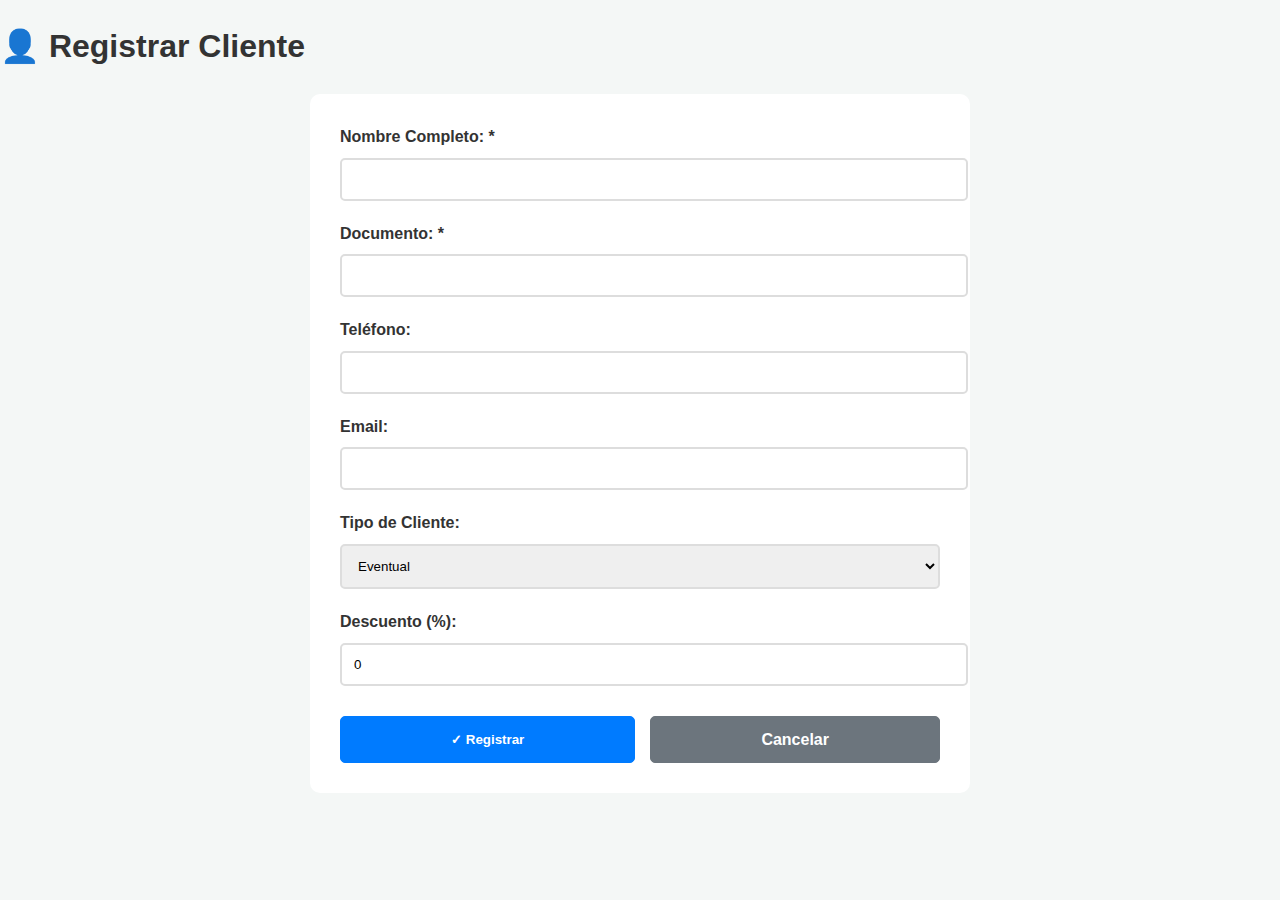
<file: src/main/webapp/agregarCliente.html>
<!DOCTYPE html>
<html lang="es">
<head>
    <meta charset="UTF-8">
    <title>Agregar Cliente</title>
    <link rel="stylesheet" href="css/styles.css">
    <style>
        .form { max-width: 600px; margin: 0 auto; background: white; padding: 30px; border-radius: 10px; }
        .form-group { margin-bottom: 20px; }
        .form-group label { display: block; margin-bottom: 8px; font-weight: bold; }
        .form-group input, .form-group select { 
            width: 100%; padding: 12px; border: 2px solid #ddd; border-radius: 5px; 
        }
        .error { color: #dc3545; padding: 15px; background: #f8d7da; border-radius: 5px; }
        .success { color: #28a745; padding: 15px; background: #d4edda; border-radius: 5px; }
    </style>
</head>
<body>
    <div class="container">
        <h1>👤 Registrar Cliente</h1>
        
        <div id="message" style="display:none;"></div>
        
        <form id="formCliente" class="form">
            <div class="form-group">
                <label for="nombre">Nombre Completo: *</label>
                <input type="text" id="nombre" name="nombre" required>
            </div>
            <div class="form-group">
                <label for="documento">Documento: *</label>
                <input type="text" id="documento" name="documento" required>
            </div>
            <div class="form-group">
                <label for="telefono">Teléfono:</label>
                <input type="tel" id="telefono" name="telefono">
            </div>
            <div class="form-group">
                <label for="email">Email:</label>
                <input type="email" id="email" name="email">
            </div>
            <div class="form-group">
                <label for="tipoCliente">Tipo de Cliente:</label>
                <select id="tipoCliente" name="tipoCliente">
                    <option value="Eventual">Eventual</option>
                    <option value="Regular">Regular</option>
                    <option value="VIP">VIP</option>
                </select>
            </div>
            <div class="form-group">
                <label for="descuento">Descuento (%):</label>
                <input type="number" id="descuento" name="descuento" min="0" max="100" value="0">
            </div>
            <div style="display: flex; gap: 15px; justify-content: center; margin-top: 30px;">
                <button type="submit" class="btn btn-primary">✓ Registrar</button>
                <a href="clientes.html" class="btn btn-secondary">Cancelar</a>
            </div>
        </form>
    </div>

    <script>
        function showMessage(message, type = 'error') {
            const msgDiv = document.getElementById('message');
            msgDiv.className = type;
            msgDiv.textContent = message;
            msgDiv.style.display = 'block';
            window.scrollTo(0, 0);
        }

        document.getElementById('formCliente').addEventListener('submit', async (e) => {
            e.preventDefault();
            
            const formData = new FormData(e.target);
            const params = new URLSearchParams(formData);
            
            try {
                const response = await fetch('/SistemaParqueadero/api/clientes', {
                    method: 'POST',
                    headers: {'Content-Type': 'application/x-www-form-urlencoded'},
                    body: params
                });
                
                const result = await response.json();
                
                if (result.success) {
                    showMessage(result.message, 'success');
                    setTimeout(() => window.location.href = 'clientes.html', 2000);
                } else {
                    showMessage(result.message, 'error');
                }
            } catch (error) {
                showMessage('Error: ' + error.message, 'error');
            }
        });
    </script>
</body>
</html>
</file>
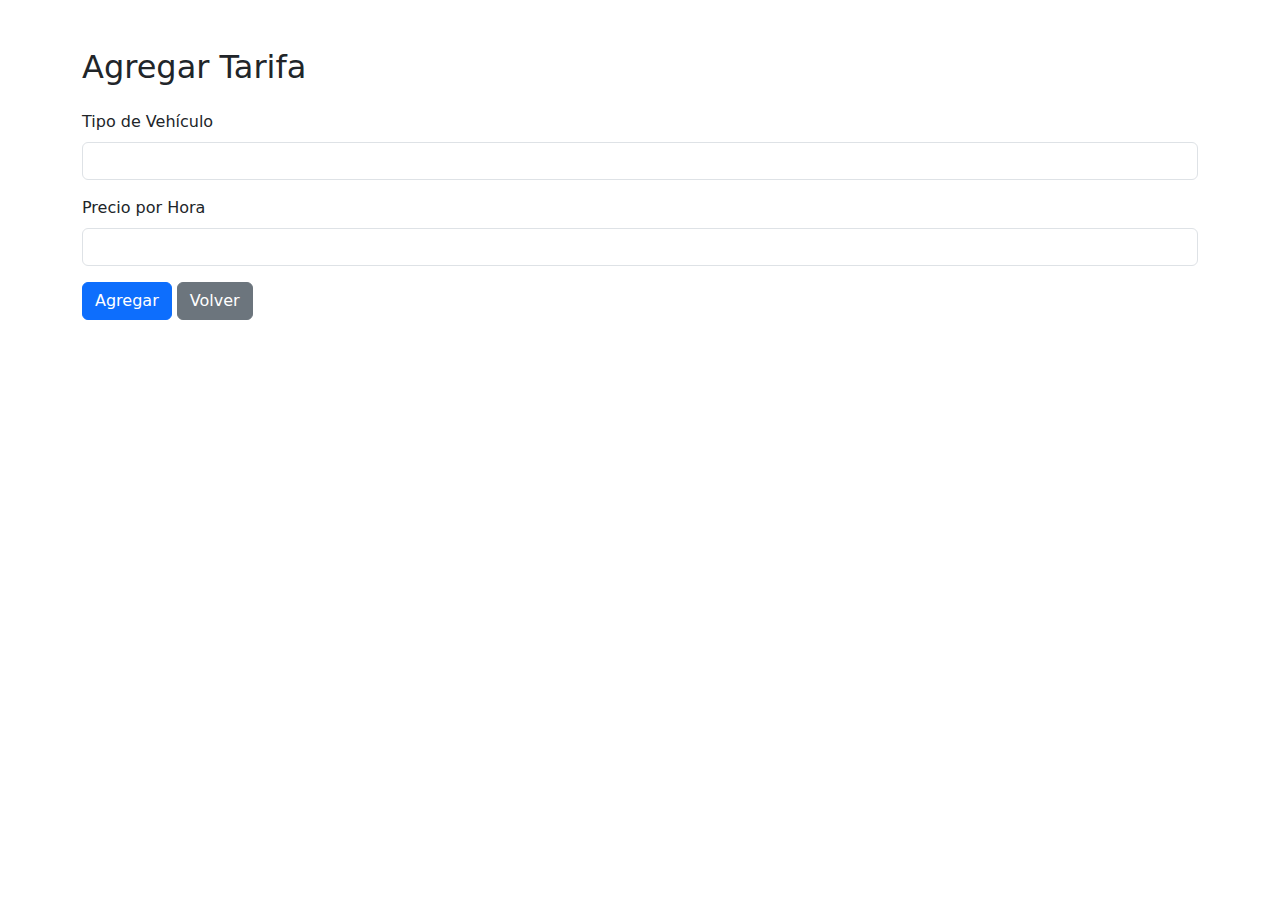
<file: src/main/webapp/agregarTarifa.html>
<!DOCTYPE html>
<html lang="es">
<head>
    <meta charset="UTF-8">
    <title>Agregar Tarifa</title>
    <link rel="stylesheet" href="css/styles.css">
    <link href="https://cdn.jsdelivr.net/npm/bootstrap@5.3.0/dist/css/bootstrap.min.css" rel="stylesheet">
</head>
<body>
<div class="container mt-5">
    <h2 class="mb-4">Agregar Tarifa</h2>
    <form id="formTarifa" method="post" action="tarifas">
        <div class="mb-3">
            <label for="tipoVehiculo" class="form-label">Tipo de Vehículo</label>
            <input type="text" class="form-control" id="tipoVehiculo" name="tipoVehiculo" required>
        </div>
        <div class="mb-3">
            <label for="precioHora" class="form-label">Precio por Hora</label>
            <input type="number" step="0.01" class="form-control" id="precioHora" name="precioHora" required>
        </div>
        <button type="submit" class="btn btn-primary">Agregar</button>
        <a href="index.html" class="btn btn-secondary">Volver</a>
    </form>
</div>
<script src="js/main.js"></script>
</body>
</html>
</file>
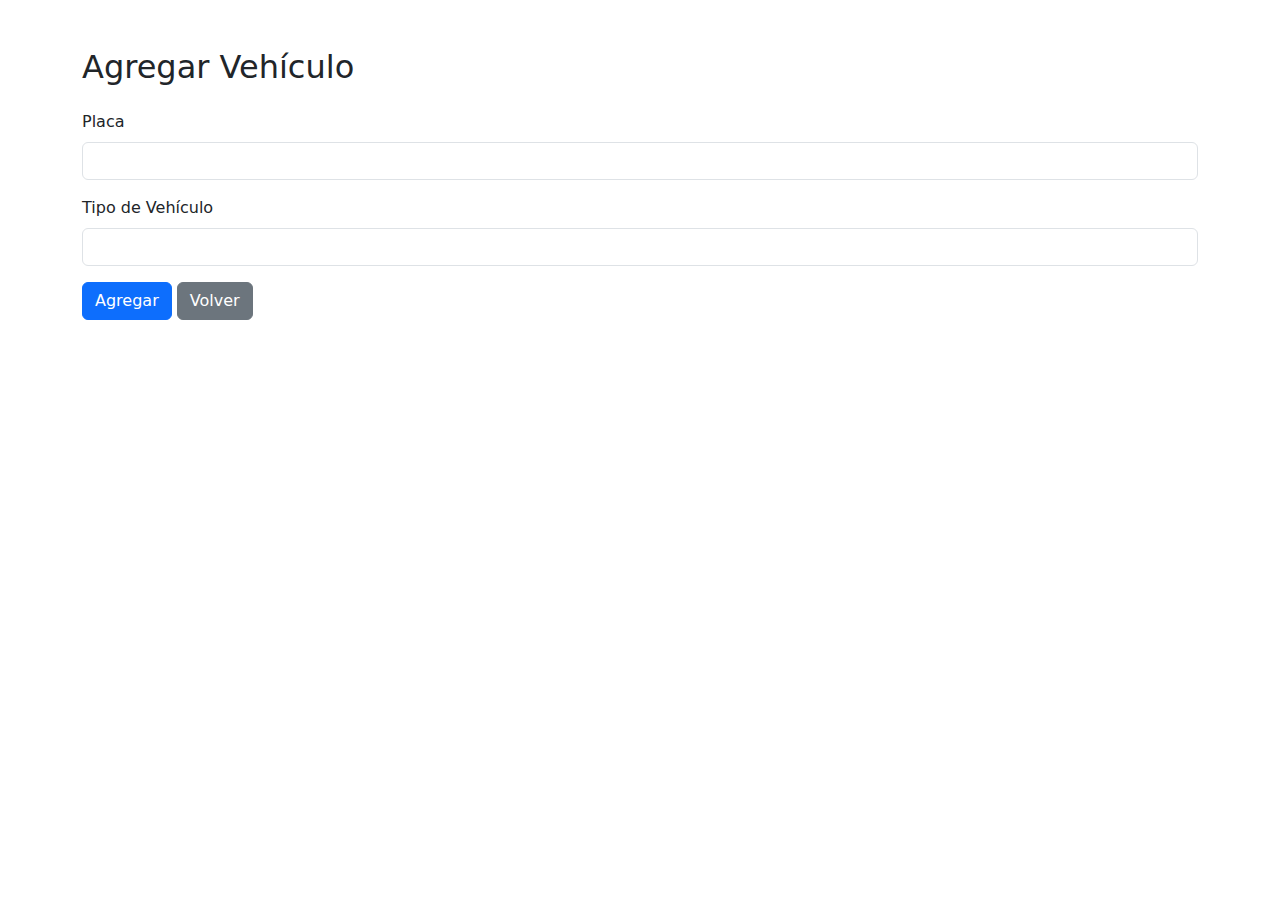
<file: src/main/webapp/agregarVehiculo.html>
<!DOCTYPE html>
<html lang="es">
<head>
    <meta charset="UTF-8">
    <title>Agregar Vehículo</title>
    <link rel="stylesheet" href="css/styles.css">
    <link href="https://cdn.jsdelivr.net/npm/bootstrap@5.3.0/dist/css/bootstrap.min.css" rel="stylesheet">
</head>
<body>
<div class="container mt-5">
    <h2 class="mb-4">Agregar Vehículo</h2>
    <form id="formVehiculo" method="post" action="vehiculos">
        <div class="mb-3">
            <label for="placa" class="form-label">Placa</label>
            <input type="text" class="form-control" id="placa" name="placa" required>
        </div>
        <div class="mb-3">
            <label for="tipo" class="form-label">Tipo de Vehículo</label>
            <input type="text" class="form-control" id="tipo" name="tipo" required>
        </div>
        <button type="submit" class="btn btn-primary">Agregar</button>
        <a href="index.html" class="btn btn-secondary">Volver</a>
    </form>
</div>
<script src="js/main.js"></script>
</body>
</html>
</file>
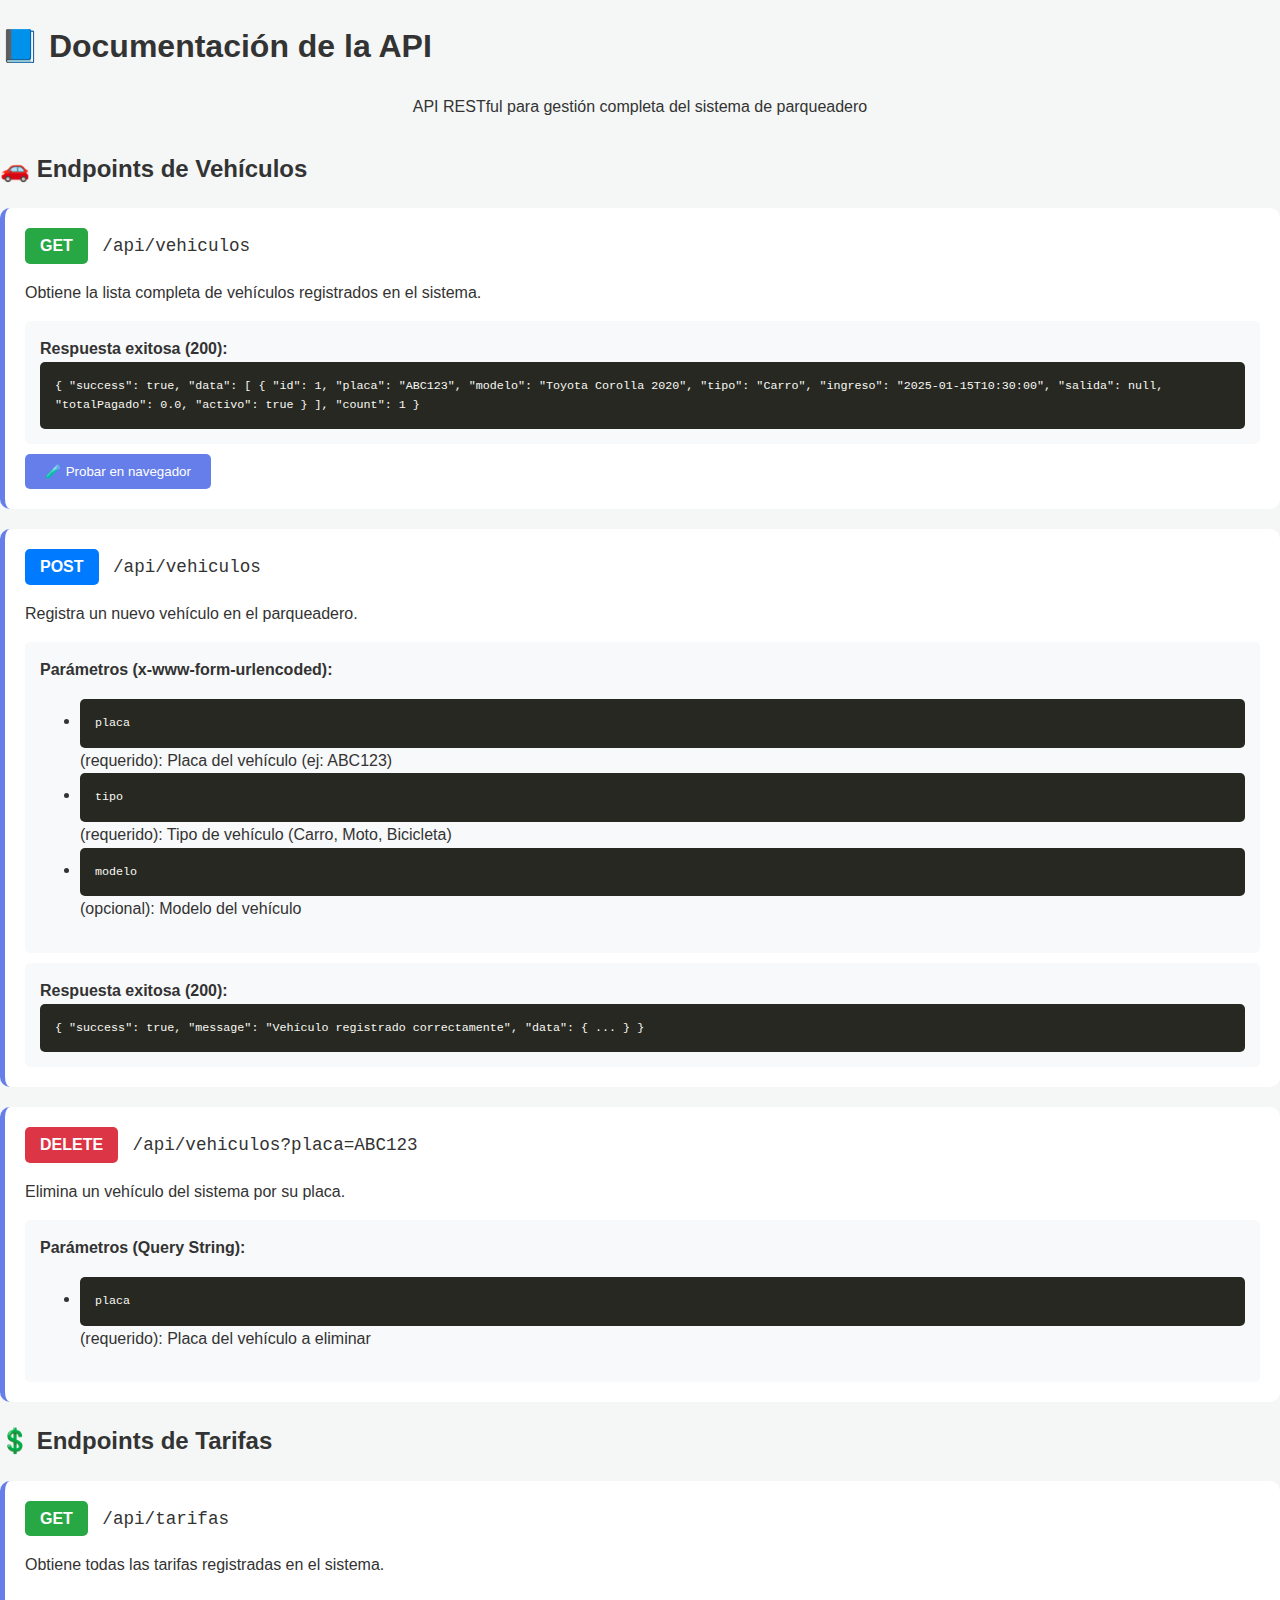
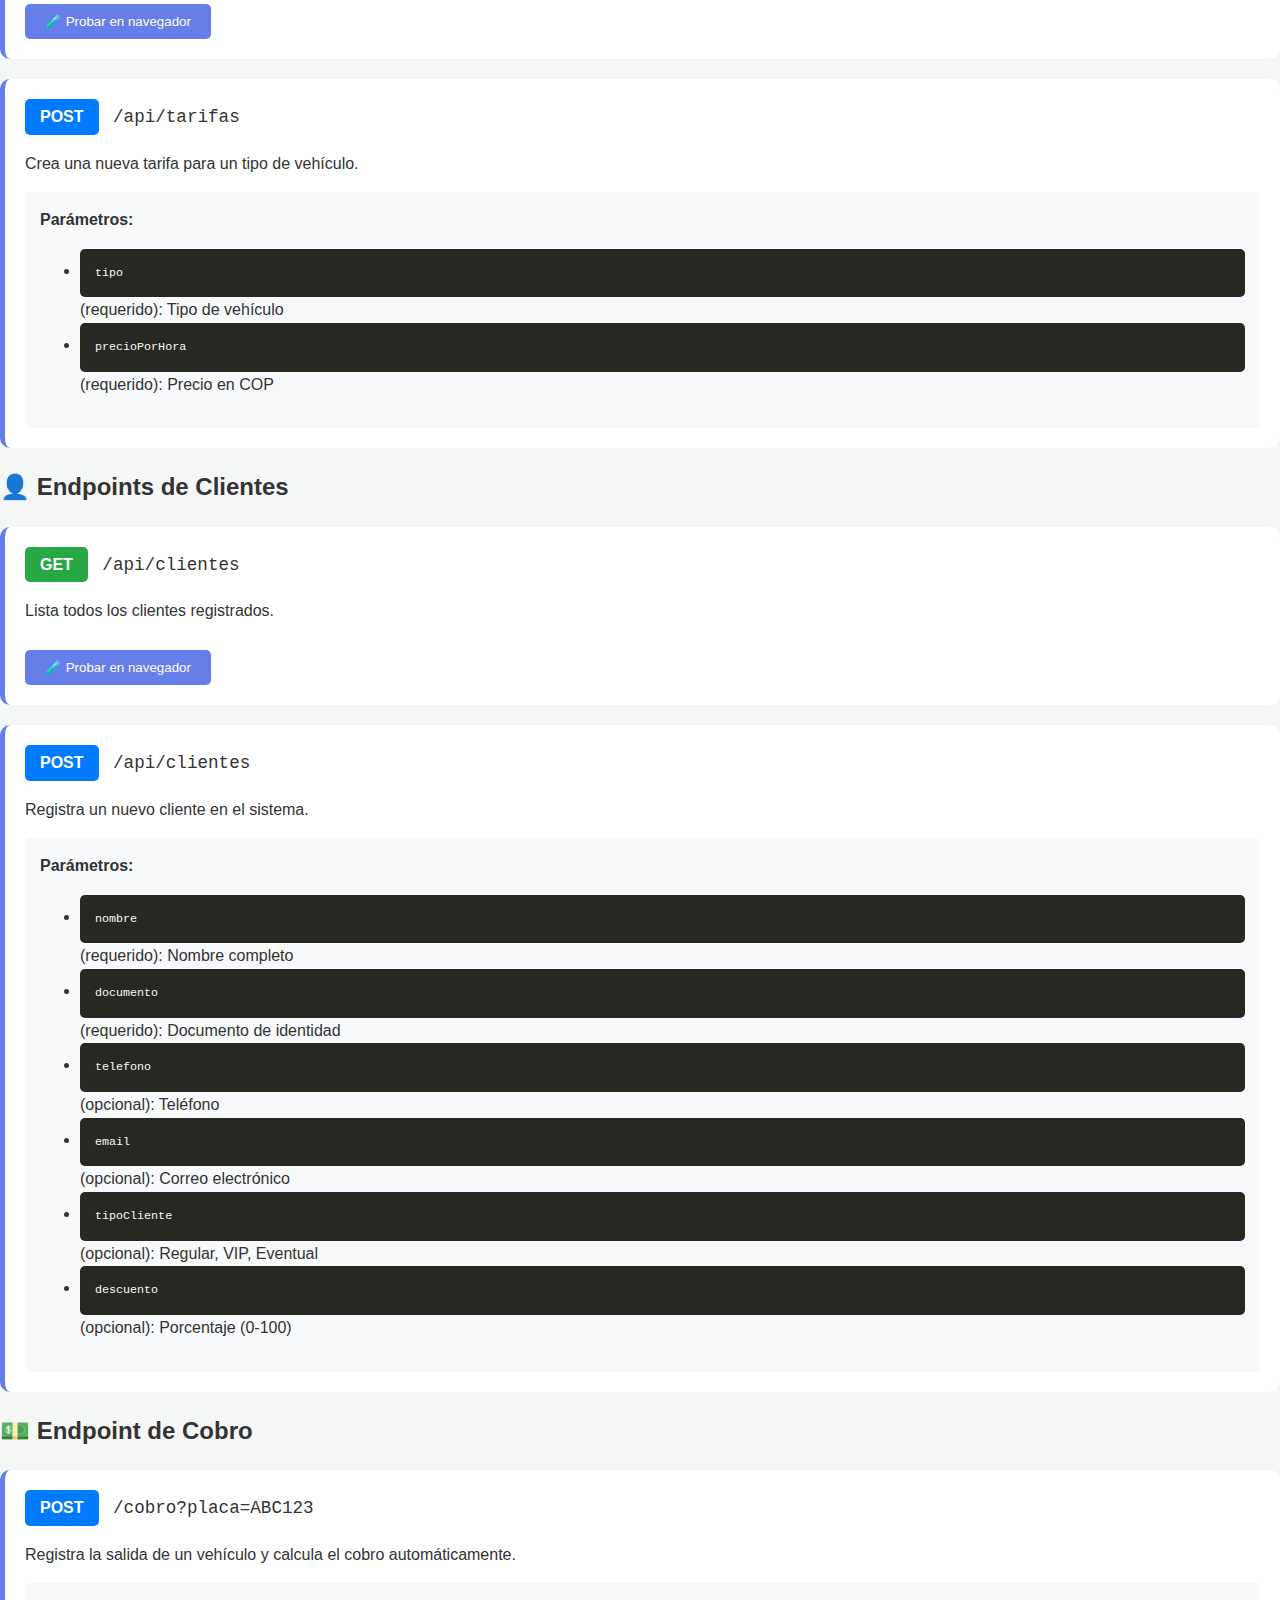
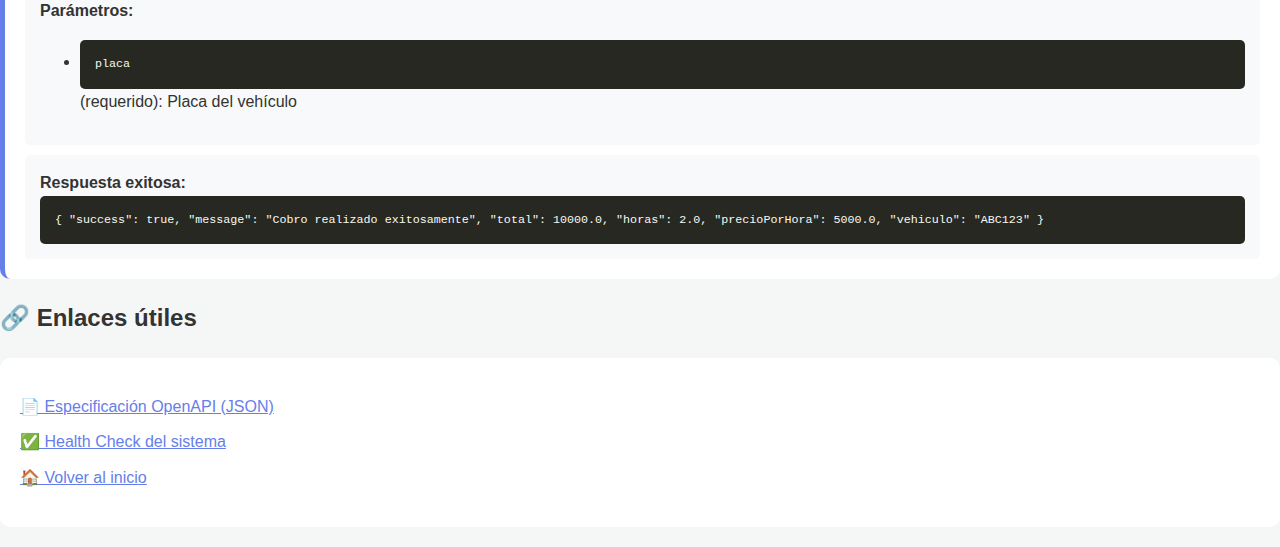
<file: src/main/webapp/documentacion.html>
<!DOCTYPE html>
<html lang="es">
<head>
    <meta charset="UTF-8">
    <meta name="viewport" content="width=device-width, initial-scale=1.0">
    <title>Documentación API - Sistema Parqueadero</title>
    <link rel="stylesheet" href="css/styles.css">
    <style>
        .endpoint {
            background: white;
            padding: 20px;
            margin: 20px 0;
            border-radius: 10px;
            border-left: 5px solid #667eea;
        }
        
        .method {
            display: inline-block;
            padding: 5px 15px;
            border-radius: 5px;
            font-weight: bold;
            margin-right: 10px;
        }
        
        .get { background: #28a745; color: white; }
        .post { background: #007bff; color: white; }
        .delete { background: #dc3545; color: white; }
        
        .endpoint-path {
            font-family: 'Courier New', monospace;
            font-size: 1.1em;
            color: #333;
        }
        
        .params, .response {
            background: #f8f9fa;
            padding: 15px;
            border-radius: 5px;
            margin-top: 10px;
        }
        
        code {
            background: #272822;
            color: #f8f8f2;
            padding: 15px;
            border-radius: 5px;
            display: block;
            overflow-x: auto;
            font-size: 0.9em;
        }
        
        .try-btn {
            background: #667eea;
            color: white;
            padding: 10px 20px;
            border: none;
            border-radius: 5px;
            cursor: pointer;
            margin-top: 10px;
        }
        
        .try-btn:hover {
            background: #5568d3;
        }
    </style>
</head>
<body>
    <div class="container">
        <h1>📘 Documentación de la API</h1>
        <p style="text-align: center; margin-bottom: 30px;">
            API RESTful para gestión completa del sistema de parqueadero
        </p>

        <h2>🚗 Endpoints de Vehículos</h2>
        
        <div class="endpoint">
            <span class="method get">GET</span>
            <span class="endpoint-path">/api/vehiculos</span>
            <p>Obtiene la lista completa de vehículos registrados en el sistema.</p>
            
            <div class="response">
                <strong>Respuesta exitosa (200):</strong>
                <code>{
  "success": true,
  "data": [
    {
      "id": 1,
      "placa": "ABC123",
      "modelo": "Toyota Corolla 2020",
      "tipo": "Carro",
      "ingreso": "2025-01-15T10:30:00",
      "salida": null,
      "totalPagado": 0.0,
      "activo": true
    }
  ],
  "count": 1
}</code>
            </div>
            
            <button class="try-btn" onclick="probarEndpoint('/SistemaParqueadero/api/vehiculos')">
                🧪 Probar en navegador
            </button>
        </div>

        <div class="endpoint">
            <span class="method post">POST</span>
            <span class="endpoint-path">/api/vehiculos</span>
            <p>Registra un nuevo vehículo en el parqueadero.</p>
            
            <div class="params">
                <strong>Parámetros (x-www-form-urlencoded):</strong>
                <ul>
                    <li><code>placa</code> (requerido): Placa del vehículo (ej: ABC123)</li>
                    <li><code>tipo</code> (requerido): Tipo de vehículo (Carro, Moto, Bicicleta)</li>
                    <li><code>modelo</code> (opcional): Modelo del vehículo</li>
                </ul>
            </div>
            
            <div class="response">
                <strong>Respuesta exitosa (200):</strong>
                <code>{
  "success": true,
  "message": "Vehículo registrado correctamente",
  "data": { ... }
}</code>
            </div>
        </div>

        <div class="endpoint">
            <span class="method delete">DELETE</span>
            <span class="endpoint-path">/api/vehiculos?placa=ABC123</span>
            <p>Elimina un vehículo del sistema por su placa.</p>
            
            <div class="params">
                <strong>Parámetros (Query String):</strong>
                <ul>
                    <li><code>placa</code> (requerido): Placa del vehículo a eliminar</li>
                </ul>
            </div>
        </div>

        <h2>💲 Endpoints de Tarifas</h2>
        
        <div class="endpoint">
            <span class="method get">GET</span>
            <span class="endpoint-path">/api/tarifas</span>
            <p>Obtiene todas las tarifas registradas en el sistema.</p>
            
            <button class="try-btn" onclick="probarEndpoint('/SistemaParqueadero/api/tarifas')">
                🧪 Probar en navegador
            </button>
        </div>

        <div class="endpoint">
            <span class="method post">POST</span>
            <span class="endpoint-path">/api/tarifas</span>
            <p>Crea una nueva tarifa para un tipo de vehículo.</p>
            
            <div class="params">
                <strong>Parámetros:</strong>
                <ul>
                    <li><code>tipo</code> (requerido): Tipo de vehículo</li>
                    <li><code>precioPorHora</code> (requerido): Precio en COP</li>
                </ul>
            </div>
        </div>

        <h2>👤 Endpoints de Clientes</h2>
        
        <div class="endpoint">
            <span class="method get">GET</span>
            <span class="endpoint-path">/api/clientes</span>
            <p>Lista todos los clientes registrados.</p>
            
            <button class="try-btn" onclick="probarEndpoint('/SistemaParqueadero/api/clientes')">
                🧪 Probar en navegador
            </button>
        </div>

        <div class="endpoint">
            <span class="method post">POST</span>
            <span class="endpoint-path">/api/clientes</span>
            <p>Registra un nuevo cliente en el sistema.</p>
            
            <div class="params">
                <strong>Parámetros:</strong>
                <ul>
                    <li><code>nombre</code> (requerido): Nombre completo</li>
                    <li><code>documento</code> (requerido): Documento de identidad</li>
                    <li><code>telefono</code> (opcional): Teléfono</li>
                    <li><code>email</code> (opcional): Correo electrónico</li>
                    <li><code>tipoCliente</code> (opcional): Regular, VIP, Eventual</li>
                    <li><code>descuento</code> (opcional): Porcentaje (0-100)</li>
                </ul>
            </div>
        </div>

        <h2>💵 Endpoint de Cobro</h2>
        
        <div class="endpoint">
            <span class="method post">POST</span>
            <span class="endpoint-path">/cobro?placa=ABC123</span>
            <p>Registra la salida de un vehículo y calcula el cobro automáticamente.</p>
            
            <div class="params">
                <strong>Parámetros:</strong>
                <ul>
                    <li><code>placa</code> (requerido): Placa del vehículo</li>
                </ul>
            </div>
            
            <div class="response">
                <strong>Respuesta exitosa:</strong>
                <code>{
  "success": true,
  "message": "Cobro realizado exitosamente",
  "total": 10000.0,
  "horas": 2.0,
  "precioPorHora": 5000.0,
  "vehiculo": "ABC123"
}</code>
            </div>
        </div>

        <h2>🔗 Enlaces útiles</h2>
        <div style="background: white; padding: 20px; border-radius: 10px; margin: 20px 0;">
            <ul style="list-style: none; padding: 0;">
                <li style="margin: 10px 0;">
                    <a href="openapi.json" target="_blank" style="color: #667eea;">
                        📄 Especificación OpenAPI (JSON)
                    </a>
                </li>
                <li style="margin: 10px 0;">
                    <a href="health" target="_blank" style="color: #667eea;">
                        ✅ Health Check del sistema
                    </a>
                </li>
                <li style="margin: 10px 0;">
                    <a href="index.html" style="color: #667eea;">
                        🏠 Volver al inicio
                    </a>
                </li>
            </ul>
        </div>
    </div>

    <script>
        function probarEndpoint(url) {
            window.open(url, '_blank');
        }
    </script>
</body>
</html>
</file>
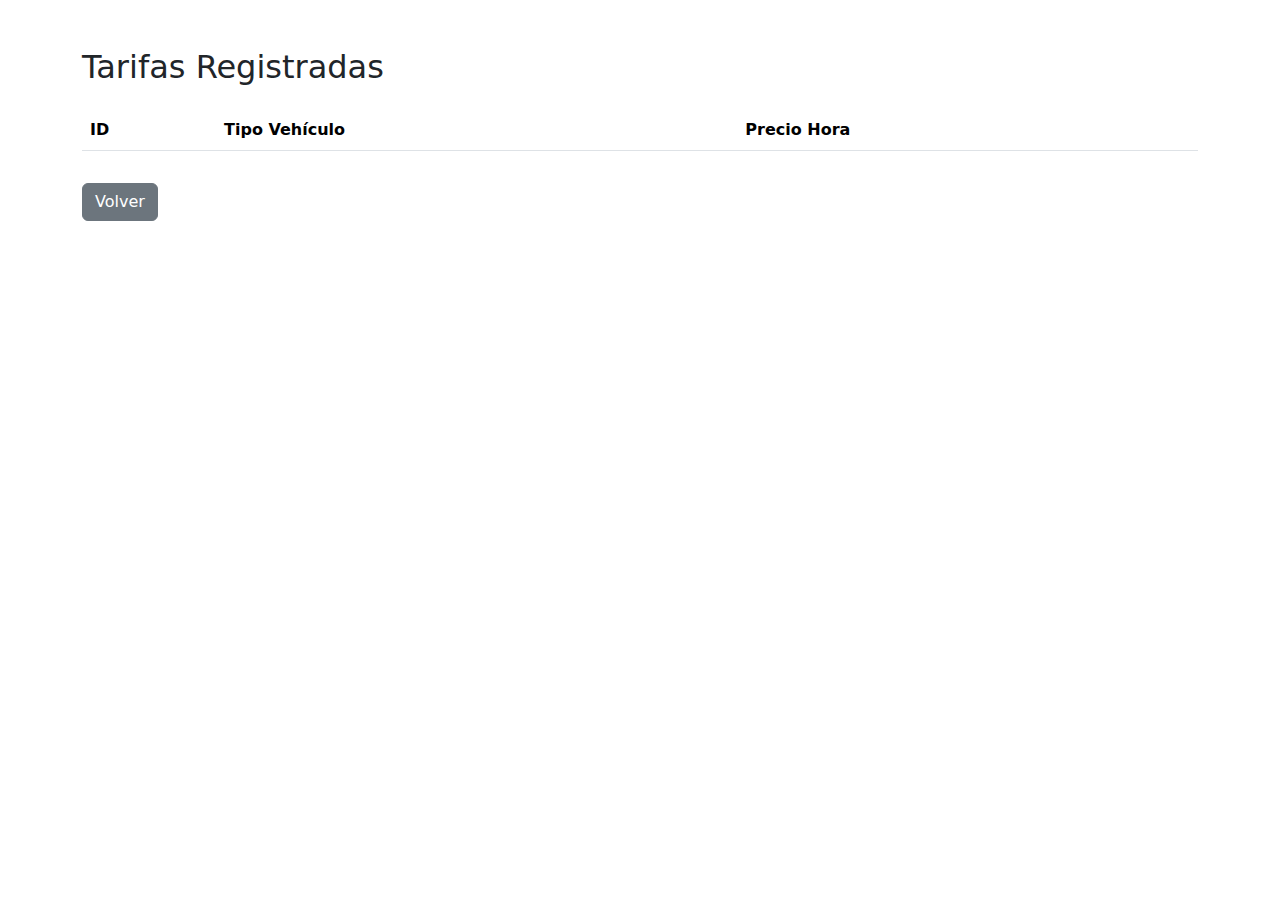
<file: src/main/webapp/tarifas.html>
<!DOCTYPE html>
<html lang="es">
<head>
    <meta charset="UTF-8">
    <title>Tarifas</title>
    <link rel="stylesheet" href="css/styles.css">
    <link href="https://cdn.jsdelivr.net/npm/bootstrap@5.3.0/dist/css/bootstrap.min.css" rel="stylesheet">
</head>
<body>
<div class="container mt-5">
    <h2 class="mb-4">Tarifas Registradas</h2>
    <table class="table table-striped" id="tablaTarifas">
        <thead>
            <tr>
                <th>ID</th>
                <th>Tipo Vehículo</th>
                <th>Precio Hora</th>
            </tr>
        </thead>
        <tbody>
            <!-- Datos cargados desde JS -->
        </tbody>
    </table>
    <a href="index.html" class="btn btn-secondary mt-3">Volver</a>
</div>
<script src="js/main.js"></script>
</body>
</html>
</file>
<file: src/main/webapp/css/styles.css>
/* Importar fuente */
body {
    font-family: 'Poppins', sans-serif;
    background-color: #f4f7f6; /* Fondo suave */
    color: #333;
    margin: 0;
    padding: 0;
    line-height: 1.6;
}

/* Encabezado */
.header {
    background-color: #007bff; /* Azul primario */
    color: white;
    padding: 40px 20px;
    text-align: center;
    box-shadow: 0 4px 8px rgba(0, 0, 0, 0.1);
}

.header h1 {
    margin-top: 0;
    font-size: 2.5em;
    font-weight: 700;
}

.header p {
    font-size: 1.1em;
    opacity: 0.9;
}

/* Contenedor Principal */
.main-content {
    max-width: 1200px;
    margin: 40px auto;
    padding: 0 20px;
}

/* Contenedor de Tarjetas (Flexbox) */
.card-container {
    display: flex;
    gap: 30px; /* Espacio entre las tarjetas */
    flex-wrap: wrap;
    justify-content: center;
    margin-bottom: 40px;
}

/* Estilo de la Tarjeta de Acción */
.action-card {
    flex: 1 1 45%; /* Permite 2 tarjetas por fila en escritorio, ajusta en móvil */
    background-color: #ffffff;
    padding: 30px;
    border-radius: 10px;
    box-shadow: 0 4px 12px rgba(0, 0, 0, 0.08);
    transition: transform 0.3s, box-shadow 0.3s;
    min-width: 300px;
}

.action-card:hover {
    transform: translateY(-5px);
    box-shadow: 0 8px 16px rgba(0, 0, 0, 0.1);
}

.action-card h2 {
    color: #007bff;
    border-bottom: 2px solid #e9ecef;
    padding-bottom: 10px;
    margin-top: 0;
}

.action-card p {
    margin-bottom: 25px;
    color: #555;
}

/* Contenedor de Botones en la Tarjeta */
.card-links {
    display: flex;
    gap: 15px;
    margin-top: 20px;
}

/* Estilos de Botones */
.btn {
    text-decoration: none;
    padding: 10px 20px;
    border-radius: 5px;
    font-weight: 600;
    transition: background-color 0.3s, opacity 0.3s;
    text-align: center;
    flex-grow: 1; /* Permite que los botones ocupen el espacio disponible */
}

/* Botón Primario (Acción principal) */
.btn-primary {
    background-color: #007bff;
    color: white;
    border: 1px solid #007bff;
}

.btn-primary:hover {
    background-color: #0056b3;
}

/* Botón Secundario (Acción secundaria) */
.btn-secondary {
    background-color: #6c757d; /* Gris para la segunda opción */
    color: white;
    border: 1px solid #6c757d;
}

.btn-secondary:hover {
    background-color: #5a6268;
}

/* Barra de Información/Estadísticas */
.info-bar {
    text-align: center;
    padding: 15px;
    background-color: #fff3cd; /* Amarillo claro */
    color: #856404; /* Texto oscuro */
    border: 1px solid #ffeeba;
    border-radius: 5px;
    font-weight: 500;
}

.info-bar a {
    color: #856404;
    text-decoration: none;
    font-weight: 600;
}

/* Pie de Página */
footer {
    text-align: center;
    padding: 20px;
    border-top: 1px solid #eaeaea;
    color: #777;
    font-size: 0.9em;
    margin-top: 50px;
}
</file>
